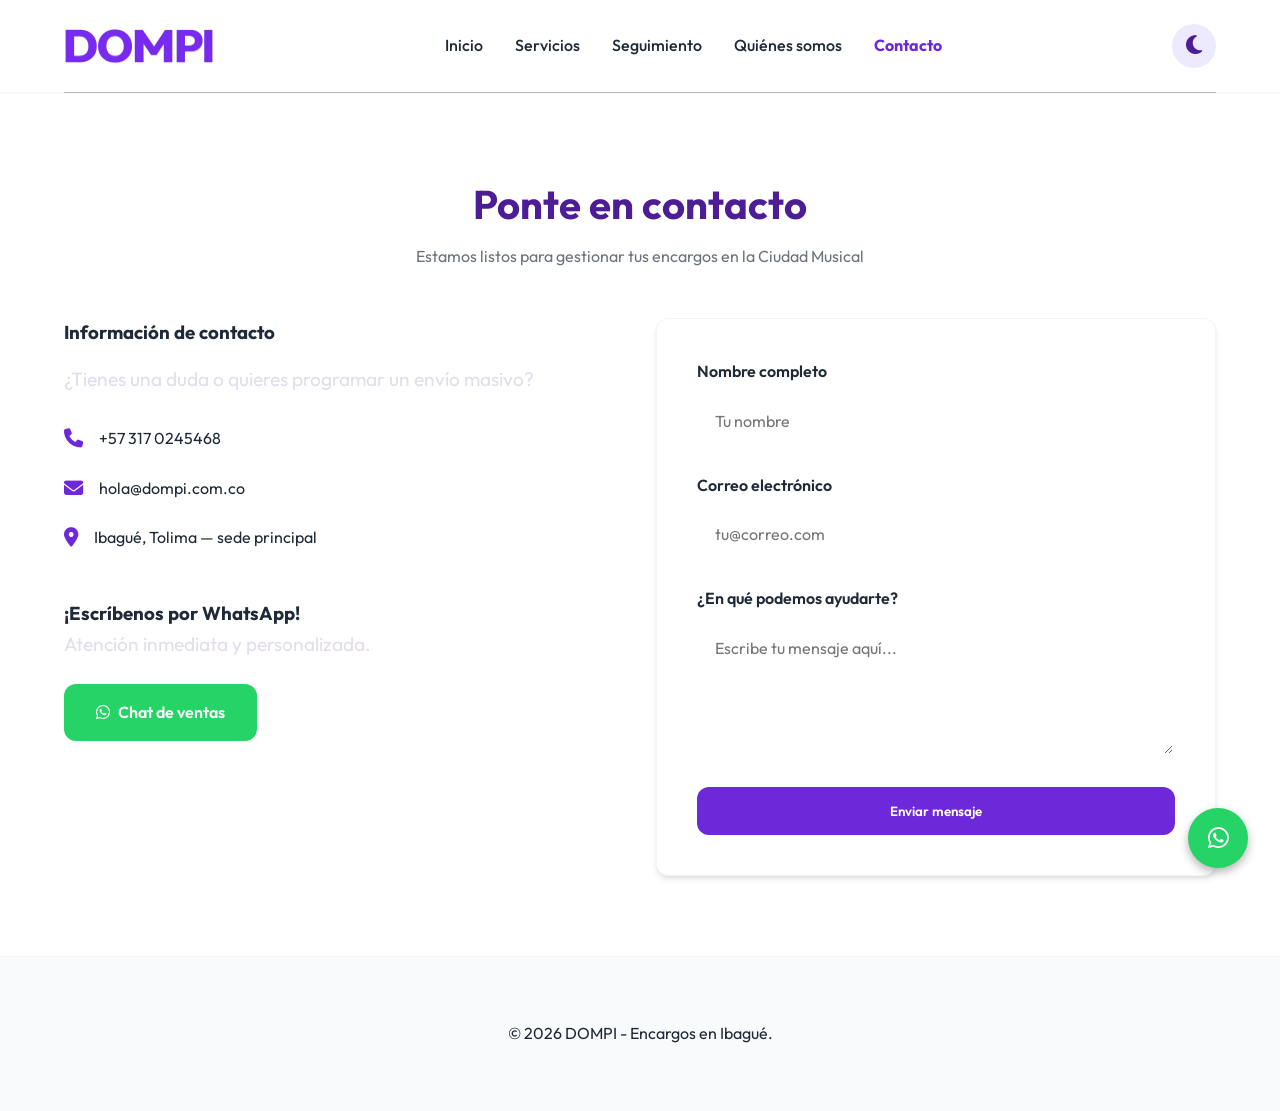
<file: contacto.html>
<!DOCTYPE html>
<html lang="es">

<head>
    <meta charset="UTF-8">
    <meta name="viewport" content="width=device-width, initial-scale=1.0">
    <title>Contacto - DOMPI Ibagué</title>
    <link rel="stylesheet" href="style-guide.css">
    <link rel="stylesheet" href="styles.css">
    <link rel="icon" type="image/png" href="brand/favicon-transparent.png">
    <link rel="apple-touch-icon" href="brand/favicon-transparent.png">
    <link rel="preconnect" href="https://fonts.googleapis.com">
    <link rel="preconnect" href="https://fonts.gstatic.com" crossorigin>
    <link href="https://fonts.googleapis.com/css2?family=Outfit:wght@400;600;800&display=swap" rel="stylesheet">
    <link rel="stylesheet" href="https://cdnjs.cloudflare.com/ajax/libs/font-awesome/6.4.0/css/all.min.css">
    <script src="script.js" defer></script>
</head>

<body>

    <nav>
        <a href="index.html" class="logo">
            <img src="brand/logo-wordmark.webp" alt="DOMPI" width="150" height="37">
        </a>
        <ul class="nav-links" id="navLinks">
            <li><a href="index.html">Inicio</a></li>
            <li><a href="servicios.html">Servicios</a></li>
            <li><a href="index.html#seguimiento">Seguimiento</a></li>
            <li><a href="quienes-somos.html">Quiénes somos</a></li>
            <li><a href="contacto.html" class="active">Contacto</a></li>
        </ul>
        <div class="nav-actions">
            <button class="theme-toggle" id="themeToggle" type="button" aria-label="Activar modo oscuro" aria-pressed="false">
                <i class="fas fa-moon theme-icon" aria-hidden="true"></i>
            </button>
            <button class="menu-toggle" id="menuToggle" type="button" aria-label="Abrir menú" aria-controls="navLinks" aria-expanded="false">
                <span></span><span></span><span></span>
            </button>
        </div>
    </nav>

    <section>
        <div class="section-title">
            <h2>Ponte en contacto</h2>
            <p>Estamos listos para gestionar tus encargos en la Ciudad Musical</p>
        </div>

        <div class="grid contact-grid">
            <!-- Contact Info -->
            <div class="hero-content">
                <h3>Información de contacto</h3>
                <p style="margin-top: 1rem;">¿Tienes una duda o quieres programar un envío masivo?</p>

                <div class="contact-list">
                    <div class="contact-item">
                        <i class="fas fa-phone"></i>
                        <span>+57 317 0245468</span>
                    </div>
                    <div class="contact-item">
                        <i class="fas fa-envelope"></i>
                        <span>hola@dompi.com.co</span>
                    </div>
                    <div class="contact-item">
                        <i class="fas fa-map-marker-alt"></i>
                        <span>Ibagué, Tolima — sede principal</span>
                    </div>
                </div>

                <div style="margin-top: 3rem;">
                    <h3>¡Escríbenos por WhatsApp!</h3>
                    <p style="margin-bottom: 1.5rem;">Atención inmediata y personalizada.</p>
                    <a href="https://wa.me/573170245468" class="btn"
                        style="background: #25D366; display: flex; align-items: center; justify-content: center; gap: 0.5rem; width: fit-content;">
                        <i class="fab fa-whatsapp"></i>
                        Chat de ventas
                    </a>
                </div>
            </div>

            <!-- Contact Form -->
            <div class="card contact-card">
                <form id="contactForm">
                    <div class="form-group">
                        <label for="name">Nombre completo</label>
                        <input type="text" id="name" class="form-control" placeholder="Tu nombre" required>
                    </div>
                    <div class="form-group">
                        <label for="email">Correo electrónico</label>
                        <input type="email" id="email" class="form-control" placeholder="tu@correo.com" required>
                    </div>
                    <div class="form-group">
                        <label for="message">¿En qué podemos ayudarte?</label>
                        <textarea id="message" class="form-control" rows="5" placeholder="Escribe tu mensaje aquí..."
                            required></textarea>
                    </div>
                    <button type="submit" class="btn" style="width: 100%;">Enviar mensaje</button>
                </form>
                <div id="formSuccess"
                    style="display: none; margin-top: 1.5rem; text-align: center; color: var(--primary); font-weight: 600;">
                    <i class="fas fa-check-circle"></i> ¡Mensaje enviado! Nos contactaremos pronto.
                </div>
            </div>
        </div>
    </section>

    <footer>
        <p>&copy; 2026 DOMPI - Encargos en Ibagué.</p>
    </footer>

    <a href="https://wa.me/573170245468" class="whatsapp-float" target="_blank" rel="noopener noreferrer" aria-label="Contactar a DOMPI por WhatsApp">
        <i class="fab fa-whatsapp"></i>
    </a>

    <script>
        const contactForm = document.getElementById('contactForm');
        const formSuccess = document.getElementById('formSuccess');

        contactForm.addEventListener('submit', (e) => {
            e.preventDefault();
            contactForm.style.opacity = '0.5';
            contactForm.style.pointerEvents = 'none';

            // Simulación de envío
            setTimeout(() => {
                contactForm.style.display = 'none';
                formSuccess.style.display = 'block';
            }, 1000);
        });
    </script>
</body>

</html>
</file>
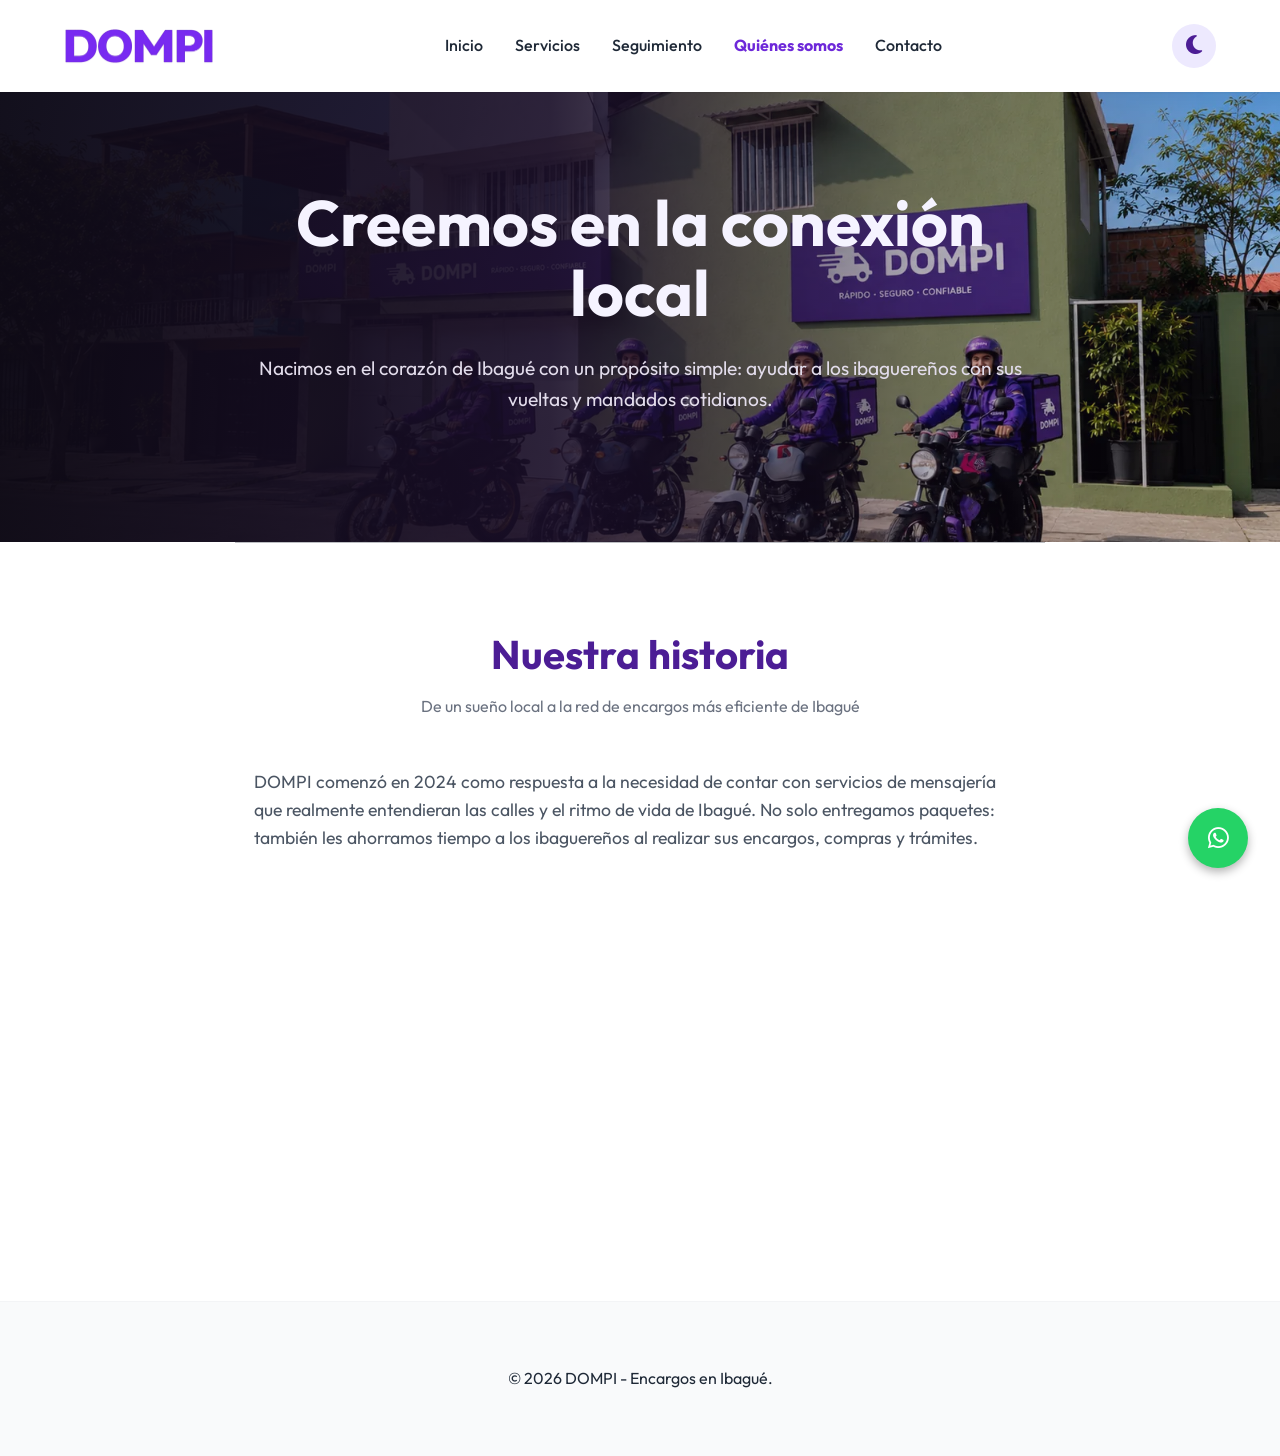
<file: quienes-somos.html>
<!DOCTYPE html>
<html lang="es">
<head>
    <meta charset="UTF-8">
    <meta name="viewport" content="width=device-width, initial-scale=1.0">
    <title>Quiénes somos - DOMPI Ibagué</title>
    <link rel="stylesheet" href="style-guide.css">
    <link rel="stylesheet" href="styles.css">
    <link rel="icon" type="image/png" href="brand/favicon-transparent.png">
    <link rel="apple-touch-icon" href="brand/favicon-transparent.png">
    <link rel="preconnect" href="https://fonts.googleapis.com">
    <link rel="preconnect" href="https://fonts.gstatic.com" crossorigin>
    <link href="https://fonts.googleapis.com/css2?family=Outfit:wght@400;600;800&display=swap" rel="stylesheet">
    <link rel="stylesheet" href="https://cdnjs.cloudflare.com/ajax/libs/font-awesome/6.4.0/css/all.min.css">
    <script src="script.js" defer></script>
    <style>
        .about-section {
            max-width: 900px;
            margin: 0 auto;
            text-align: center;
        }
        .values-grid {
            display: grid;
            grid-template-columns: repeat(2, 1fr);
            gap: 2rem;
            margin-top: 4rem;
        }
        @media (max-width: 600px) {
            .values-grid {
                grid-template-columns: 1fr;
            }
        }
    </style>
</head>
<body>

    <nav>
        <a href="index.html" class="logo">
            <img src="brand/logo-wordmark.webp" alt="DOMPI" width="150" height="37">
        </a>
        <ul class="nav-links" id="navLinks">
            <li><a href="index.html">Inicio</a></li>
            <li><a href="servicios.html">Servicios</a></li>
            <li><a href="index.html#seguimiento">Seguimiento</a></li>
            <li><a href="quienes-somos.html" class="active">Quiénes somos</a></li>
            <li><a href="contacto.html">Contacto</a></li>
        </ul>
        <div class="nav-actions">
            <button class="theme-toggle" id="themeToggle" type="button" aria-label="Activar modo oscuro" aria-pressed="false">
                <i class="fas fa-moon theme-icon" aria-hidden="true"></i>
            </button>
            <button class="menu-toggle" id="menuToggle" type="button" aria-label="Abrir menú" aria-controls="navLinks" aria-expanded="false">
                <span></span><span></span><span></span>
            </button>
        </div>
    </nav>

    <header class="hero" style="min-height: 50vh; padding: 2rem 5%;">
        <div class="hero-content" style="max-width: 800px; margin: 0 auto; text-align: center;">
            <h1>Creemos en la conexión local</h1>
            <p>Nacimos en el corazón de Ibagué con un propósito simple: ayudar a los ibaguereños con sus vueltas y mandados cotidianos.</p>
        </div>
    </header>

    <section class="about-section">
        <div class="section-title">
            <h2>Nuestra historia</h2>
            <p>De un sueño local a la red de encargos más eficiente de Ibagué</p>
        </div>
        <p class="body-copy" style="margin-bottom: 2rem;">
            DOMPI comenzó en 2024 como respuesta a la necesidad de contar con servicios de mensajería que realmente entendieran las calles y el ritmo de vida de Ibagué. No solo entregamos paquetes: también les ahorramos tiempo a los ibaguereños al realizar sus encargos, compras y trámites.
        </p>
        <p class="body-copy">
            Hoy nos enorgullece ser una empresa 100 % tolimense que impulsa la economía local y brinda oportunidades de empleo a nuestros «Dompers», quienes conocen cada rincón de la Ciudad Musical.
        </p>

        <div class="values-grid">
            <div class="card" style="text-align: left;">
                <h3 style="color: var(--primary); margin-bottom: 1rem;">Misión</h3>
                <p>Facilitar la vida de los ibaguereños mediante un servicio de encargos confiable, rápido y con sentido humano.</p>
            </div>
            <div class="card" style="text-align: left;">
                <h3 style="color: var(--primary); margin-bottom: 1rem;">Visión</h3>
                <p>Ser la plataforma líder de servicios locales en Ibagué, transformando la manera en que la ciudad se mueve.</p>
            </div>
        </div>
    </section>

    <footer>
        <p>&copy; 2026 DOMPI - Encargos en Ibagué.</p>
    </footer>

    <a href="https://wa.me/573170245468" class="whatsapp-float" target="_blank" rel="noopener noreferrer" aria-label="Contactar a DOMPI por WhatsApp">
        <i class="fab fa-whatsapp"></i>
    </a>

</body>
</html>
</file>
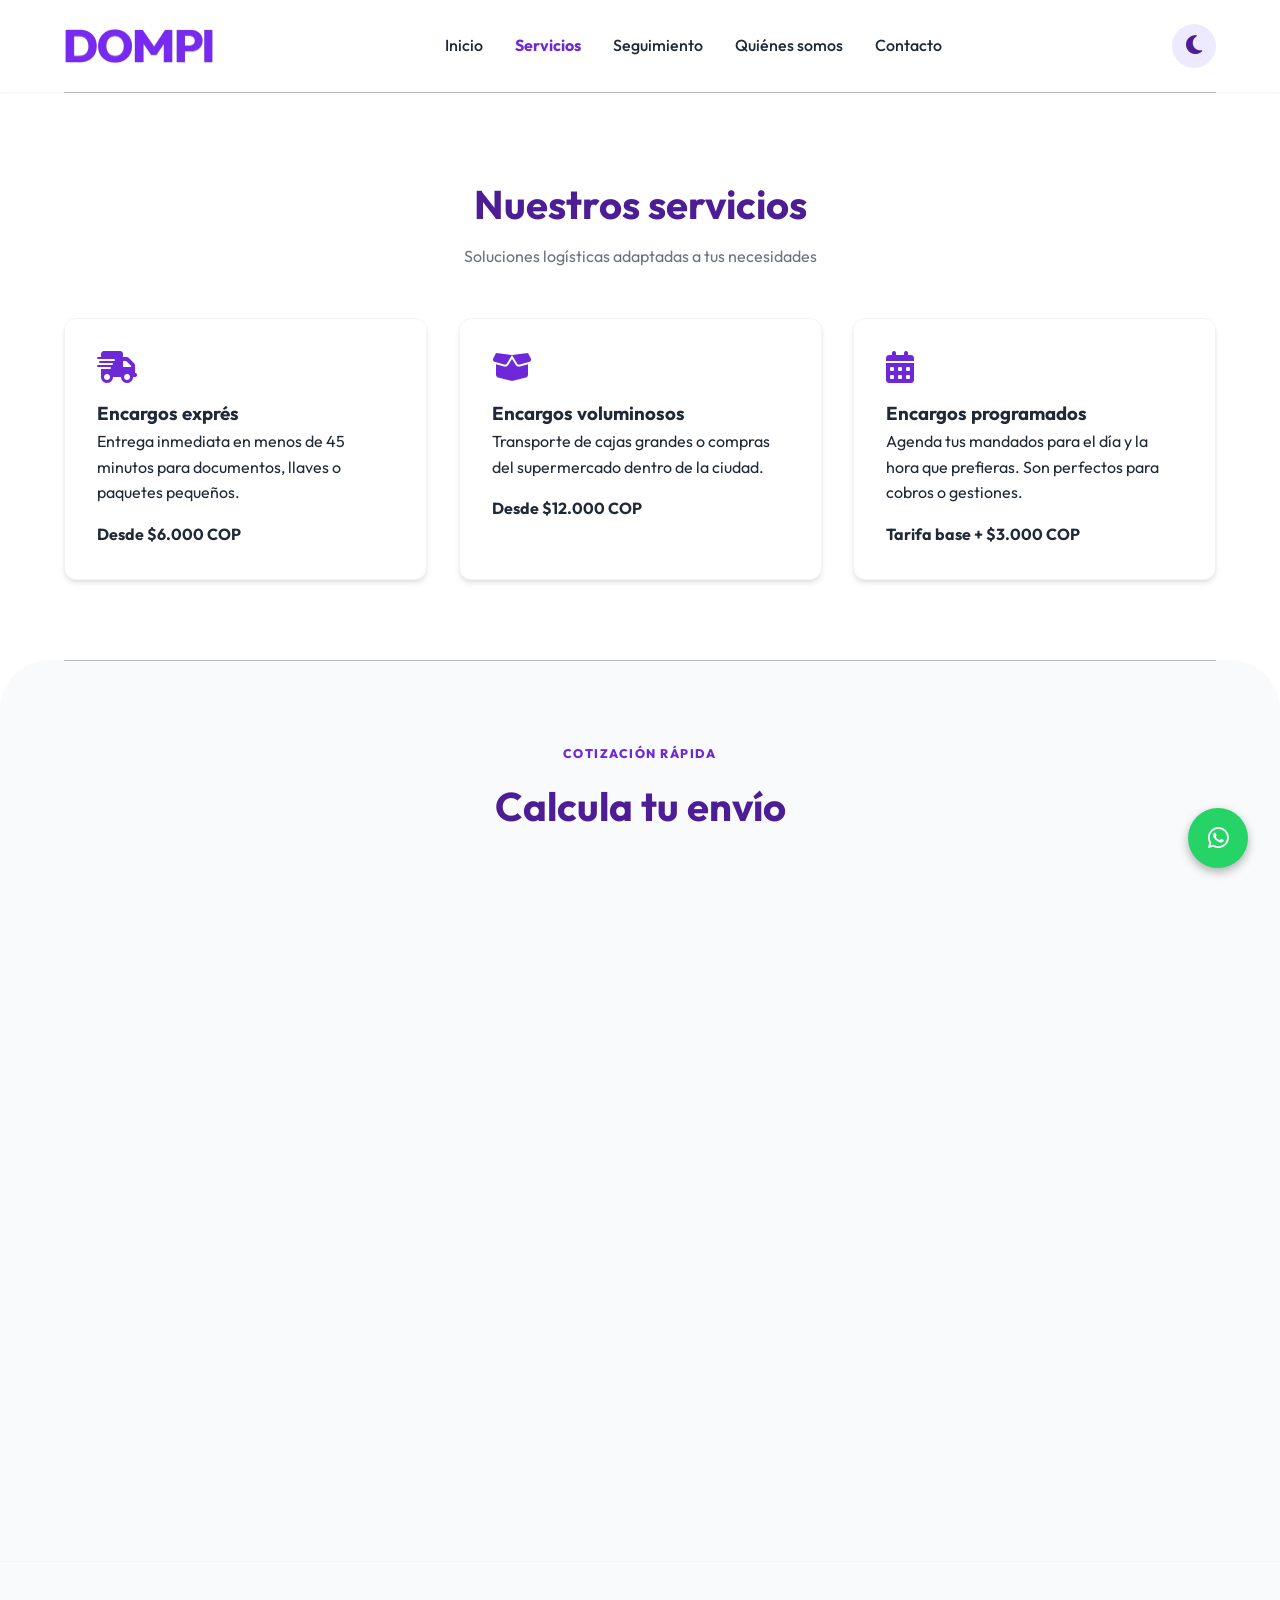
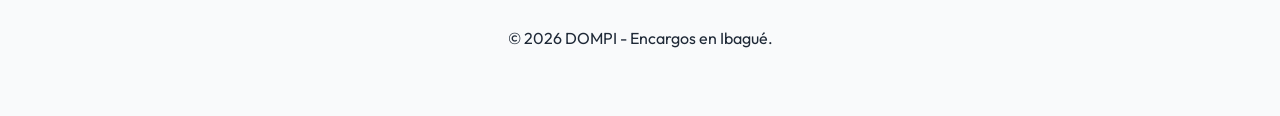
<file: servicios.html>
<!DOCTYPE html>
<html lang="es">
<head>
    <meta charset="UTF-8">
    <meta name="viewport" content="width=device-width, initial-scale=1.0">
    <title>Servicios - DOMPI Ibagué</title>
    <link rel="stylesheet" href="style-guide.css">
    <link rel="stylesheet" href="styles.css">
    <link rel="icon" type="image/png" href="brand/favicon-transparent.png">
    <link rel="apple-touch-icon" href="brand/favicon-transparent.png">
    <link rel="preconnect" href="https://fonts.googleapis.com">
    <link rel="preconnect" href="https://fonts.gstatic.com" crossorigin>
    <link href="https://fonts.googleapis.com/css2?family=Outfit:wght@400;600;800&display=swap" rel="stylesheet">
    <link rel="stylesheet" href="https://cdnjs.cloudflare.com/ajax/libs/font-awesome/6.4.0/css/all.min.css">
    <script src="script.js" defer></script>
</head>
<body>

    <nav>
        <a href="index.html" class="logo">
            <img src="brand/logo-wordmark.webp" alt="DOMPI" width="150" height="37">
        </a>
        <ul class="nav-links" id="navLinks">
            <li><a href="index.html">Inicio</a></li>
            <li><a href="servicios.html" class="active">Servicios</a></li>
            <li><a href="index.html#seguimiento">Seguimiento</a></li>
            <li><a href="quienes-somos.html">Quiénes somos</a></li>
            <li><a href="contacto.html">Contacto</a></li>
        </ul>
        <div class="nav-actions">
            <button class="theme-toggle" id="themeToggle" type="button" aria-label="Activar modo oscuro" aria-pressed="false">
                <i class="fas fa-moon theme-icon" aria-hidden="true"></i>
            </button>
            <button class="menu-toggle" id="menuToggle" type="button" aria-label="Abrir menú" aria-controls="navLinks" aria-expanded="false">
                <span></span><span></span><span></span>
            </button>
        </div>
    </nav>

    <section>
        <div class="section-title">
            <h2>Nuestros servicios</h2>
            <p>Soluciones logísticas adaptadas a tus necesidades</p>
        </div>
        <div class="grid">
            <div class="card">
                <i class="fas fa-shipping-fast" style="font-size: 2rem; color: var(--primary); margin-bottom: 1rem;"></i>
                <h3>Encargos exprés</h3>
                <p>Entrega inmediata en menos de 45 minutos para documentos, llaves o paquetes pequeños.</p>
                <p style="font-weight: 700; margin-top: 1rem;">Desde $6.000 COP</p>
            </div>
            <div class="card">
                <i class="fas fa-box-open" style="font-size: 2rem; color: var(--primary); margin-bottom: 1rem;"></i>
                <h3>Encargos voluminosos</h3>
                <p>Transporte de cajas grandes o compras del supermercado dentro de la ciudad.</p>
                <p style="font-weight: 700; margin-top: 1rem;">Desde $12.000 COP</p>
            </div>
            <div class="card">
                <i class="fas fa-calendar-alt" style="font-size: 2rem; color: var(--primary); margin-bottom: 1rem;"></i>
                <h3>Encargos programados</h3>
                <p>Agenda tus mandados para el día y la hora que prefieras. Son perfectos para cobros o gestiones.</p>
                <p style="font-weight: 700; margin-top: 1rem;">Tarifa base + $3.000 COP</p>
            </div>
        </div>
    </section>

    <!-- Calculator Section -->
    <section id="calculador" class="calculator-section">
        <div class="section-title">
            <span class="eyebrow">Cotización rápida</span>
            <h2>Calcula tu envío</h2>
            <p>Selecciona el tamaño y la zona para obtener un estimado inmediato.</p>
        </div>

        <div class="calculator-shell">
            <div class="calculator-controls">
                <div class="calculator-step">
                    <div class="step-heading">
                        <span class="step-number">1</span>
                        <div>
                            <h3>Tamaño del paquete</h3>
                            <p>Elige la opción que más se parece a tu encargo.</p>
                        </div>
                    </div>

                <div class="box-options">
                    <button class="box-option selected" type="button" data-size="small" aria-pressed="true">
                            <span class="box-icon"><img src="images/icon-doc.svg" alt="" width="24" height="24" aria-hidden="true"></span>
                            <strong>Pequeño</strong>
                            <small>Sobre, documento o llaves</small>
                            <span class="option-surcharge">Incluido</span>
                    </button>
                    <button class="box-option" type="button" data-size="medium" aria-pressed="false">
                            <span class="box-icon"><img src="images/icon-box.svg" alt="" width="24" height="24" aria-hidden="true"></span>
                            <strong>Mediano</strong>
                            <small>Similar a una caja de zapatos</small>
                            <span class="option-surcharge">+ $4.000</span>
                    </button>
                    <button class="box-option" type="button" data-size="large" aria-pressed="false">
                            <span class="box-icon"><img src="images/icon-large-box.svg" alt="" width="24" height="24" aria-hidden="true"></span>
                            <strong>Grande</strong>
                            <small>Similar a una caja de mudanza</small>
                            <span class="option-surcharge">+ $10.000</span>
                    </button>
                </div>
            </div>

                <div class="calculator-step zone-step">
                    <div class="step-heading">
                        <span class="step-number">2</span>
                        <div>
                            <h3>Zona de entrega</h3>
                            <p>Selecciona el sector al que debemos llegar.</p>
                        </div>
                    </div>

                    <label class="sr-only" for="locationSelect">Zona de entrega en Ibagué</label>
                <select class="form-control" id="locationSelect">
                    <option value="centro">Zona centro (Centro, Cádiz, La Pola)</option>
                    <option value="oriente">Zona norte/oriente (Jordán, Multicentro, Piedrapintada)</option>
                    <option value="especial1">Zona especial 1 (El Salado, Picaleña, Mirolindo)</option>
                    <option value="especial2">Zona especial 2 (Boquerón, Ricaurte, sur)</option>
                </select>
                    <p class="field-help"><i class="fas fa-map-marker-alt" aria-hidden="true"></i> Consulta el mapa de cobertura en la página de inicio.</p>
                </div>
            </div>

            <aside class="quote-card" aria-live="polite" aria-atomic="true">
                <div class="quote-card-header">
                    <span class="quote-icon"><img src="images/icon-doc.svg" id="quoteSizeIcon" alt="" width="24" height="24" aria-hidden="true"></span>
                    <div>
                        <span class="quote-kicker">Tu cotización</span>
                        <h3>Costo estimado</h3>
                    </div>
                </div>

                <div class="result-price" id="totalPrice">$6.000</div>
                <p class="quote-summary" id="quoteSummary">Paquete pequeño · Zona centro</p>

                <dl class="quote-breakdown">
                    <div><dt>Tarifa base</dt><dd id="basePrice">$6.000</dd></div>
                    <div><dt>Ajuste por tamaño</dt><dd id="sizeExtra">$0</dd></div>
                    <div><dt>Ajuste por zona</dt><dd id="zoneExtra">$0</dd></div>
                </dl>

                <p class="quote-disclaimer">El valor es un estimado. La tarifa final se confirma según el peso y los detalles del recorrido.</p>

                <a href="https://wa.me/573170245468" class="btn quote-whatsapp" id="whatsappQuote"
                    target="_blank" rel="noopener noreferrer">
                    <i class="fab fa-whatsapp" aria-hidden="true"></i> Solicitar por WhatsApp
                </a>
                <a href="contacto.html" class="quote-secondary">Hablar con un asesor</a>
            </aside>
        </div>
    </section>

    <footer>
        <p>&copy; 2026 DOMPI - Encargos en Ibagué.</p>
    </footer>

    <a href="https://wa.me/573170245468" class="whatsapp-float" target="_blank" rel="noopener noreferrer" aria-label="Contactar a DOMPI por WhatsApp">
        <i class="fab fa-whatsapp"></i>
    </a>

    <script>
        // Calculator Logic
        const boxOptions = document.querySelectorAll('.box-option');
        const locationSelect = document.getElementById('locationSelect');
        const totalPriceEl = document.getElementById('totalPrice');
        const basePriceEl = document.getElementById('basePrice');
        const sizeExtraEl = document.getElementById('sizeExtra');
        const zoneExtraEl = document.getElementById('zoneExtra');
        const quoteSummary = document.getElementById('quoteSummary');
        const whatsappQuote = document.getElementById('whatsappQuote');
        const quoteSizeIcon = document.getElementById('quoteSizeIcon');

        let currentSize = 'small';
        let currentLoc = 'centro';

        const prices = {
            base: 6000,
            sizes: { small: 0, medium: 4000, large: 10000 },
            locations: { centro: 0, oriente: 2000, especial1: 4000, especial2: 6000 }
        };

        const labels = {
            sizes: { small: 'pequeño', medium: 'mediano', large: 'grande' },
            locations: {
                centro: 'Zona centro',
                oriente: 'Zona norte/oriente',
                especial1: 'Zona especial 1',
                especial2: 'Zona especial 2'
            }
        };

        const sizeIcons = {
            small: 'images/icon-doc.svg',
            medium: 'images/icon-box.svg',
            large: 'images/icon-large-box.svg'
        };

        const formatPrice = value => `$${value.toLocaleString('es-CO')}`;

        function calculate() {
            const sizeExtra = prices.sizes[currentSize];
            const locationExtra = prices.locations[currentLoc];
            const total = prices.base + sizeExtra + locationExtra;

            totalPriceEl.textContent = formatPrice(total);
            basePriceEl.textContent = formatPrice(prices.base);
            sizeExtraEl.textContent = formatPrice(sizeExtra);
            zoneExtraEl.textContent = formatPrice(locationExtra);
            quoteSummary.textContent = `Paquete ${labels.sizes[currentSize]} · ${labels.locations[currentLoc]}`;
            quoteSizeIcon.src = sizeIcons[currentSize];

            const message = [
                'Hola, quiero solicitar un envío con DOMPI.',
                `Tamaño: ${labels.sizes[currentSize]}.`,
                `Zona: ${labels.locations[currentLoc]}.`,
                `Estimado: ${formatPrice(total)} COP.`
            ].join(' ');

            whatsappQuote.href = `https://wa.me/573170245468?text=${encodeURIComponent(message)}`;
            totalPriceEl.classList.remove('price-updated');
            quoteSizeIcon.classList.remove('icon-updated');
            requestAnimationFrame(() => totalPriceEl.classList.add('price-updated'));
            requestAnimationFrame(() => quoteSizeIcon.classList.add('icon-updated'));
        }

        boxOptions.forEach(option => {
            option.addEventListener('click', () => {
                boxOptions.forEach(opt => {
                    opt.classList.remove('selected');
                    opt.setAttribute('aria-pressed', 'false');
                });
                option.classList.add('selected');
                option.setAttribute('aria-pressed', 'true');
                currentSize = option.dataset.size;
                calculate();
            });
        });

        locationSelect.addEventListener('change', (e) => {
            currentLoc = e.target.value;
            calculate();
        });

        calculate();
    </script>
</body>
</html>
</file>
<file: style-guide.css>
/* 
   DOMPI - Guía de estilos
   Este archivo contiene los tokens de diseño y las variables principales.
*/

:root {
    /* Paleta de colores */
    --primary: #6D28D9;
    --primary-light: #EDE9FE;
    --primary-dark: #4C1D95;
    --accent: #F59E0B;
    --white: #FFFFFF;
    --gray-50: #F9FAFB;
    --gray-100: #F3F4F6;
    --gray-200: #E5E7EB;
    --gray-800: #1F2937;
    --text: var(--gray-800);
    --text-muted: #6B7280;

    /* Tipografía */
    --font-main: 'Outfit', -apple-system, BlinkMacSystemFont, "Segoe UI", Roboto, sans-serif;
    
    /* Espaciado y radios */
    --radius: 12px;
    --radius-lg: 20px;
    --space-sm: 1rem;
    --space-md: 2rem;
    --space-lg: 4rem;

    /* Sombras */
    --shadow-sm: 0 1px 2px rgba(0, 0, 0, 0.05);
    --shadow-md: 0 4px 6px -1px rgba(0, 0, 0, 0.1), 0 2px 4px -1px rgba(0, 0, 0, 0.06);
    --shadow-lg: 0 20px 25px -5px rgba(0, 0, 0, 0.1), 0 10px 10px -5px rgba(0, 0, 0, 0.04);

    /* Transiciones */
    --transition: all 0.3s ease;
}

/* Importación de Google Fonts (asegurar disponibilidad) */
@import url('https://fonts.googleapis.com/css2?family=Outfit:wght@400;600;800&display=swap');

/* Utilidades de texto */
.text-primary { color: var(--primary); }
.bg-primary { background-color: var(--primary); }
.font-bold { font-weight: 800; }
</file>
<file: styles.css>
:root {
    --primary: #6D28D9;
    --primary-light: #EDE9FE;
    --primary-dark: #4C1D95;
    --white: #FFFFFF;
    --gray-50: #F9FAFB;
    --gray-100: #F3F4F6;
    --gray-800: #1F2937;
    --text: var(--gray-800);
    --transition: all 0.3s ease;
    --shadow: 0 4px 6px -1px rgba(0, 0, 0, 0.1), 0 2px 4px -1px rgba(0, 0, 0, 0.06);
    --radius: 12px;
    --section-divider: rgba(17, 24, 39, 0.28);
    color-scheme: light;
}

html {
    scroll-behavior: smooth;
}

* {
    margin: 0;
    padding: 0;
    box-sizing: border-box;
    font-family: 'Outfit', -apple-system, BlinkMacSystemFont, "Segoe UI", Roboto, sans-serif;
}

body {
    background-color: var(--white);
    color: var(--text);
    line-height: 1.6;
    overflow-x: hidden;
    min-width: 320px;
    transition: background-color 0.25s ease, color 0.25s ease;
}

nav {
    display: flex;
    justify-content: space-between;
    align-items: center;
    padding: 1.5rem 5%;
    background: rgba(255, 255, 255, 0.8);
    backdrop-filter: blur(10px);
    position: sticky;
    top: 0;
    z-index: 1000;
    box-shadow: 0 1px 2px rgba(0, 0, 0, 0.05);
    gap: 1rem;
}

.logo img {
    display: block;
    width: 150px;
    height: auto;
}

.logo {
    font-size: 1.8rem;
    font-weight: 800;
    color: var(--primary);
    text-decoration: none;
    letter-spacing: -1px;
}

.nav-links {
    display: flex;
    gap: 2rem;
    list-style: none;
}

.nav-links a {
    text-decoration: none;
    color: var(--text);
    font-weight: 500;
    transition: var(--transition);
}

.nav-links a:hover {
    color: var(--primary);
}

.nav-links a.active {
    color: var(--primary);
    font-weight: 700;
}

.nav-actions {
    display: flex;
    align-items: center;
    gap: 0.65rem;
}

.theme-toggle,
.menu-toggle {
    width: 44px;
    height: 44px;
    border: 0;
    border-radius: 50%;
    background: var(--primary-light);
    color: var(--primary-dark);
    align-items: center;
    justify-content: center;
    cursor: pointer;
    transition: var(--transition);
}

.theme-toggle {
    display: inline-flex;
    font-size: 1.35rem;
}

.theme-toggle:hover,
.menu-toggle:hover {
    background: #DDD6FE;
}

.menu-toggle {
    display: none;
    flex-direction: column;
    gap: 5px;
}

.menu-toggle span {
    width: 25px;
    height: 3px;
    background-color: var(--primary);
    border-radius: 2px;
    transition: var(--transition);
}

.menu-toggle.active span:nth-child(1) {
    transform: translateY(8px) rotate(45deg);
}

.menu-toggle.active span:nth-child(2) {
    opacity: 0;
}

.menu-toggle.active span:nth-child(3) {
    transform: translateY(-8px) rotate(-45deg);
}

.hero {
    display: flex;
    align-items: center;
    justify-content: flex-start;
    padding: 4rem 5%;
    min-height: 80vh;
    background-color: #140D1F;
    background-image:
        linear-gradient(90deg, rgba(14, 10, 22, 0.97) 0%, rgba(25, 14, 40, 0.9) 43%, rgba(25, 14, 40, 0.35) 72%, rgba(14, 10, 22, 0.12) 100%),
        url('images/hero-team-desktop.webp');
    background-size: cover;
    background-position: center;
    background-repeat: no-repeat;
    gap: clamp(2rem, 5vw, 4.5rem);
}

.hero-content {
    flex: 1;
    max-width: 600px;
    position: relative;
    z-index: 1;
}

.hero-content h1 {
    font-size: clamp(2.8rem, 5vw, 4rem);
    line-height: 1.1;
    margin-bottom: 1.5rem;
    color: #F5F3FF;
}

.hero-content p {
    font-size: 1.2rem;
    margin-bottom: 2rem;
    color: #E2DCEB;
}

.hero .btn-secondary {
    background: rgba(14, 10, 22, 0.35);
    color: #F5F3FF;
    border-color: #C4B5FD;
    backdrop-filter: blur(8px);
}

.btn {
    display: inline-block;
    padding: 1rem 2rem;
    background-color: var(--primary);
    color: var(--white);
    text-decoration: none;
    border-radius: var(--radius);
    font-weight: 600;
    transition: var(--transition);
    border: none;
    cursor: pointer;
    text-align: center;
}

.btn-secondary {
    background: var(--white);
    color: var(--primary);
    border: 2px solid var(--primary);
}

.btn-secondary:hover {
    color: var(--white);
}

.btn:hover {
    background-color: var(--primary-dark);
    transform: translateY(-2px);
    box-shadow: 0 10px 15px -3px rgba(109, 40, 217, 0.3);
}

.hero-image {
    flex: 1.25;
    display: flex;
    justify-content: right;
}

.hero-image picture {
    display: block;
    width: 100%;
}

.hero-image img {
    display: block;
    width: min(100%, 720px);
    height: auto;
    border-radius: var(--radius-lg);
    object-fit: cover;
    filter: drop-shadow(0 20px 30px rgba(109, 40, 217, 0.2));
}

section {
    position: relative;
    padding: 5rem 5%;
    scroll-margin-top: 82px;
}

section::before {
    content: '';
    position: absolute;
    top: 0;
    left: 5%;
    right: 5%;
    height: 1px;
    background: var(--section-divider);
}

.section-title {
    text-align: center;
    margin-bottom: 3rem;
}

.section-title h2 {
    font-size: 2.5rem;
    color: var(--primary-dark);
    margin-bottom: 0.5rem;
}

.section-title p {
    color: #6B7280;
}

.grid {
    display: grid;
    grid-template-columns: repeat(auto-fit, minmax(min(100%, 280px), 1fr));
    gap: 2rem;
}

.card {
    background: var(--white);
    padding: 2rem;
    border-radius: var(--radius);
    box-shadow: var(--shadow);
    transition: var(--transition);
    border: 1px solid var(--gray-100);
}

.card:hover {
    transform: translateY(-5px);
    border-color: var(--primary-light);
}

.calculator-container {
    max-width: 800px;
    margin: 0 auto;
    background: var(--primary-light);
    padding: 3rem;
    border-radius: 20px;
}

.form-group {
    margin-bottom: 1.5rem;
}

.form-group label {
    display: block;
    margin-bottom: 0.5rem;
    font-weight: 600;
}

.form-control {
    width: 100%;
    padding: 1rem;
    border: 2px solid transparent;
    border-radius: var(--radius);
    font-size: 1rem;
    transition: var(--transition);
    color: var(--text);
    background: var(--white);
}

.form-control:focus {
    outline: none;
    border-color: var(--primary);
}

.box-options {
    display: grid;
    grid-template-columns: repeat(3, 1fr);
    gap: 1rem;
    margin-bottom: 2rem;
}

.box-option {
    border: 2px solid var(--white);
    background: var(--white);
    padding: 1rem;
    text-align: center;
    border-radius: var(--radius);
    cursor: pointer;
    transition: var(--transition);
}

.box-option.selected {
    border-color: var(--primary);
    background: var(--primary-light);
}

.box-option i {
    font-size: 2rem;
    display: block;
    margin-bottom: 0.5rem;
    color: var(--primary);
}

.result {
    margin-top: 2rem;
    padding: 2rem;
    background: var(--primary);
    color: var(--white);
    border-radius: var(--radius);
    text-align: center;
}

.result-price {
    font-size: 2.5rem;
    font-weight: 800;
    margin: 0.5rem 0;
}

/* Footer */
footer {
    background: var(--gray-50);
    padding: 4rem 5%;
    text-align: center;
    border-top: 1px solid var(--gray-100);
}

.footer-links {
    display: flex;
    justify-content: center;
    gap: 2rem;
    margin-bottom: 2rem;
}

.whatsapp-float {
    position: fixed;
    bottom: 2rem;
    right: 2rem;
    background: #25D366;
    color: white;
    width: 60px;
    height: 60px;
    border-radius: 50%;
    display: flex;
    align-items: center;
    justify-content: center;
    font-size: 1.5rem;
    box-shadow: 0 4px 10px rgba(0, 0, 0, 0.3);
    text-decoration: none;
    z-index: 1000;
    transition: var(--transition);
}

.whatsapp-float:hover {
    transform: scale(1.1);
}

.btn:active,
.theme-toggle:active,
.menu-toggle:active,
.zone-card:active {
    transform: scale(0.97);
}

.hero-image img {
    transition: transform 0.45s ease, filter 0.45s ease;
}

.hero-image:hover img {
    transform: scale(1.015) rotate(-0.25deg);
    filter: drop-shadow(0 24px 34px rgba(109, 40, 217, 0.28));
}

.motion-ready .reveal {
    opacity: 0;
    translate: 0 26px;
    transition: opacity 0.65s ease, translate 0.65s cubic-bezier(0.22, 1, 0.36, 1), scale 0.65s ease;
    transition-delay: var(--reveal-delay, 0ms);
    will-change: opacity, translate, scale;
}

.motion-ready .reveal--image {
    translate: 0 18px;
    scale: 0.97;
}

.motion-ready .reveal.is-visible {
    opacity: 1;
    translate: 0 0;
    scale: 1;
}

.contact-grid {
    align-items: start;
}

.contact-list {
    margin-top: 2rem;
}

.contact-item {
    display: flex;
    align-items: center;
    gap: 1rem;
    margin-bottom: 1.5rem;
}

.contact-item i {
    color: var(--primary);
    font-size: 1.2rem;
}

.contact-card {
    padding: 2.5rem;
}

.body-copy {
    font-size: 1.1rem;
    color: #4B5563;
    text-align: left;
}

.proof-section {
    background: var(--white);
}

.proof-layout {
    display: grid;
    grid-template-columns: minmax(320px, 0.9fr) minmax(0, 1.1fr);
    gap: clamp(2.5rem, 6vw, 5.5rem);
    align-items: center;
    max-width: 1120px;
    margin: 0 auto;
}

.proof-media {
    position: relative;
}

.proof-media::before {
    content: '';
    position: absolute;
    inset: 8% 0 -6% 8%;
    background: var(--primary-light);
    border-radius: 28px;
    z-index: 0;
}

.proof-media img {
    position: relative;
    z-index: 1;
    display: block;
    width: 100%;
    height: auto;
    border-radius: 24px;
    box-shadow: var(--shadow-lg);
}

.proof-content h2 {
    margin-bottom: 1rem;
    color: var(--primary-dark);
    font-size: clamp(2rem, 4vw, 3.1rem);
    line-height: 1.12;
}

.proof-content > p {
    max-width: 620px;
    margin-bottom: 1.5rem;
    color: var(--text-muted);
    font-size: 1.08rem;
}

.proof-points {
    display: grid;
    gap: 0.8rem;
    margin: 0 0 2rem;
    list-style: none;
}

.proof-points li {
    display: flex;
    gap: 0.75rem;
    align-items: center;
    font-weight: 600;
}

.proof-points i {
    width: 34px;
    height: 34px;
    display: inline-flex;
    align-items: center;
    justify-content: center;
    flex: 0 0 34px;
    background: var(--primary-light);
    color: var(--primary);
    border-radius: 50%;
}

.eyebrow {
    display: inline-block;
    margin-bottom: 0.65rem;
    color: var(--primary);
    font-size: 0.78rem;
    font-weight: 800;
    letter-spacing: 0.12em;
    text-transform: uppercase;
}

.coverage-section {
    background: linear-gradient(180deg, var(--white) 0%, var(--gray-50) 100%);
}

.coverage-layout {
    display: grid;
    grid-template-columns: minmax(0, 1.55fr) minmax(280px, 0.75fr);
    gap: 2rem;
    max-width: 1180px;
    margin: 0 auto;
    align-items: stretch;
}

.coverage-map-shell {
    position: relative;
    min-width: 0;
    padding: 0.75rem;
    background: var(--white);
    border: 1px solid var(--gray-100);
    border-radius: var(--radius-lg);
    box-shadow: var(--shadow);
}

.coverage-map {
    width: 100%;
    height: clamp(390px, 48vw, 540px);
    border-radius: calc(var(--radius-lg) - 6px);
    overflow: hidden;
    background: #E9E4F2;
    z-index: 1;
}

.map-fallback {
    min-height: 360px;
    display: grid;
    place-content: center;
    gap: 0.75rem;
    padding: 2rem;
    text-align: center;
    color: var(--text-muted);
}

.map-fallback[hidden] {
    display: none;
}

.map-fallback i {
    color: var(--primary);
    font-size: 2rem;
}

.map-note {
    margin: 0.75rem 0.25rem 0.1rem;
    color: var(--text-muted);
    font-size: 0.78rem;
    line-height: 1.4;
}

.coverage-zones {
    display: flex;
    flex-direction: column;
    gap: 0.85rem;
}

.zone-card {
    width: 100%;
    display: grid;
    grid-template-columns: auto 1fr;
    gap: 0.85rem;
    align-items: center;
    padding: 1rem;
    background: var(--white);
    color: var(--text);
    border: 1px solid var(--gray-100);
    border-radius: var(--radius);
    text-align: left;
    cursor: pointer;
    box-shadow: var(--shadow-sm);
    transition: transform 0.25s ease, border-color 0.25s ease, box-shadow 0.25s ease;
}

.zone-card:hover,
.zone-card.is-active {
    transform: translateX(4px);
    border-color: #C4B5FD;
    box-shadow: var(--shadow-md);
}

.zone-card strong,
.zone-card small {
    display: block;
}

.zone-card strong {
    margin-bottom: 0.15rem;
    font-size: 1rem;
}

.zone-card small {
    color: var(--text-muted);
    font-size: 0.82rem;
    line-height: 1.4;
}

.zone-dot {
    width: 14px;
    height: 14px;
    border-radius: 50%;
    box-shadow: 0 0 0 5px color-mix(in srgb, currentColor 14%, transparent);
}

.zone-dot--centro { color: #6D28D9; background: #6D28D9; }
.zone-dot--oriente { color: #0284C7; background: #0284C7; }
.zone-dot--especial1 { color: #D97706; background: #D97706; }
.zone-dot--especial2 { color: #DB2777; background: #DB2777; }

.coverage-cta {
    display: flex;
    align-items: center;
    justify-content: space-between;
    gap: 1rem;
    margin-top: auto;
    padding: 1rem 1.1rem;
    background: var(--primary);
    color: var(--white);
    border-radius: var(--radius);
    font-weight: 700;
    text-decoration: none;
    transition: var(--transition);
}

.coverage-cta:hover {
    background: var(--primary-dark);
    transform: translateY(-2px);
}

.coverage-cta i {
    transition: transform 0.25s ease;
}

.coverage-cta:hover i {
    transform: translateX(4px);
}

.leaflet-container {
    font-family: inherit;
}

.leaflet-popup-content-wrapper,
.leaflet-popup-tip {
    background: var(--white);
    color: var(--text);
}

.leaflet-popup-content {
    margin: 0.8rem 1rem;
    line-height: 1.45;
}

.leaflet-popup-content strong {
    color: var(--primary-dark);
}

.process-section {
    overflow: hidden;
    background: var(--gray-50);
}

.process-flow {
    position: relative;
    display: grid;
    grid-template-columns: repeat(4, minmax(0, 1fr));
    gap: 1.2rem;
    max-width: 1180px;
    margin: 0 auto;
}

.process-flow::before,
.process-flow::after {
    content: '';
    position: absolute;
    top: 46px;
    left: 12.5%;
    right: 12.5%;
    height: 4px;
    border-radius: 999px;
}

.process-flow::before {
    background: #DDD6FE;
}

.process-flow::after {
    background: linear-gradient(90deg, #6D28D9, #8B5CF6, #D946EF);
    transform: scaleX(0);
    transform-origin: left;
    transition: transform 1.4s cubic-bezier(0.22, 1, 0.36, 1) 0.2s;
}

.process-flow.is-visible::after {
    transform: scaleX(1);
}

.process-step {
    position: relative;
    z-index: 1;
    padding: 0 0.8rem 1.4rem;
    text-align: center;
}

.process-icon {
    position: relative;
    width: 92px;
    height: 92px;
    display: grid;
    place-items: center;
    margin: 0 auto 1.35rem;
    background: var(--white);
    color: var(--primary);
    border: 3px solid #C4B5FD;
    border-radius: 26px;
    box-shadow: 0 14px 28px rgba(76, 29, 149, 0.14);
    font-size: 2rem;
    transform: rotate(-3deg);
    transition: transform 0.3s ease, border-color 0.3s ease;
}

.process-step:hover .process-icon {
    transform: rotate(0deg) translateY(-5px);
    border-color: var(--primary);
}

.process-number {
    position: absolute;
    top: -10px;
    right: -10px;
    width: 30px;
    height: 30px;
    display: grid;
    place-items: center;
    background: var(--primary);
    color: var(--white);
    border: 3px solid var(--gray-50);
    border-radius: 50%;
    font-size: 0.8rem;
    font-weight: 800;
}

.process-step h3 {
    margin-bottom: 0.5rem;
    color: var(--primary-dark);
    font-size: 1.25rem;
}

.process-step p {
    color: var(--text-muted);
    font-size: 0.94rem;
}

.process-action {
    margin-top: 2.5rem;
    text-align: center;
}

.tracking-section {
    background: linear-gradient(135deg, var(--white) 0%, var(--primary-light) 100%);
}

.tracking-layout {
    display: grid;
    grid-template-columns: minmax(280px, 0.72fr) minmax(0, 1.28fr);
    gap: clamp(2rem, 5vw, 4.5rem);
    align-items: center;
    max-width: 1160px;
    margin: 0 auto;
}

.tracking-intro h2 {
    margin-bottom: 1rem;
    color: var(--primary-dark);
    font-size: clamp(2.1rem, 4vw, 3.25rem);
    line-height: 1.1;
}

.tracking-intro > p:not(.tracking-note) {
    margin-bottom: 1.5rem;
    color: var(--text-muted);
    font-size: 1.05rem;
}

.demo-tracking {
    display: inline-flex;
    align-items: center;
    gap: 0.75rem;
    padding: 0.55rem 0.65rem 0.55rem 0.9rem;
    background: var(--white);
    border: 1px solid #DDD6FE;
    border-radius: 999px;
    box-shadow: var(--shadow-sm);
    font-size: 0.82rem;
    font-weight: 600;
}

.demo-tracking button {
    padding: 0.42rem 0.75rem;
    background: var(--primary);
    color: var(--white);
    border: 0;
    border-radius: 999px;
    font: inherit;
    cursor: pointer;
}

.tracking-note {
    margin-top: 0.8rem;
    color: var(--text-muted);
    font-size: 0.75rem;
    line-height: 1.45;
}

.tracking-panel {
    padding: 2rem;
    background: var(--white);
    border: 1px solid var(--gray-100);
    border-radius: 24px;
    box-shadow: var(--shadow-lg);
}

.tracking-form label {
    display: block;
    margin-bottom: 0.55rem;
    font-weight: 700;
}

.tracking-input-row {
    display: grid;
    grid-template-columns: minmax(0, 1fr) auto;
    gap: 0.75rem;
}

.tracking-input-row .form-control {
    border-color: var(--gray-200);
    text-transform: uppercase;
}

.tracking-hint,
.tracking-error {
    margin-top: 0.55rem;
    font-size: 0.78rem;
}

.tracking-hint {
    color: var(--text-muted);
}

.tracking-error {
    color: #B91C1C;
    font-weight: 600;
}

.tracking-result {
    margin-top: 1.7rem;
    padding-top: 1.7rem;
    border-top: 1px solid var(--gray-200);
}

.tracking-result[hidden],
.tracking-error[hidden] {
    display: none;
}

.tracking-result-header {
    display: flex;
    align-items: center;
    justify-content: space-between;
    gap: 1rem;
    margin-bottom: 1.8rem;
}

.tracking-result-header > div > span {
    color: var(--text-muted);
    font-size: 0.82rem;
}

.tracking-result-header h3 {
    color: var(--primary-dark);
    font-size: 1.45rem;
}

.tracking-status-badge {
    padding: 0.45rem 0.7rem;
    background: var(--primary-light);
    color: var(--primary-dark);
    border-radius: 999px;
    font-size: 0.76rem;
    font-weight: 800;
    white-space: nowrap;
}

.tracking-progress {
    position: relative;
    display: grid;
    grid-template-columns: repeat(4, minmax(0, 1fr));
    gap: 0.65rem;
    list-style: none;
}

.tracking-progress::before {
    content: '';
    position: absolute;
    top: 18px;
    left: 12.5%;
    right: 12.5%;
    height: 3px;
    background: var(--gray-200);
}

.tracking-progress li {
    position: relative;
    z-index: 1;
    text-align: center;
}

.tracking-step-number {
    width: 38px;
    height: 38px;
    display: grid;
    place-items: center;
    margin: 0 auto 0.75rem;
    background: var(--white);
    color: var(--text-muted);
    border: 3px solid var(--gray-200);
    border-radius: 50%;
    font-size: 0.78rem;
    font-weight: 800;
}

.tracking-progress strong,
.tracking-progress small {
    display: block;
}

.tracking-progress strong {
    margin-bottom: 0.25rem;
    font-size: 0.84rem;
}

.tracking-progress small {
    color: var(--text-muted);
    font-size: 0.72rem;
    line-height: 1.35;
}

.tracking-progress li.is-complete .tracking-step-number,
.tracking-progress li.is-current .tracking-step-number {
    background: var(--primary);
    color: var(--white);
    border-color: var(--primary);
}

.tracking-progress li.is-current .tracking-step-number {
    box-shadow: 0 0 0 6px rgba(109, 40, 217, 0.14);
}

.tracking-progress li.is-current strong {
    color: var(--primary);
}

.tracking-progress li:not(.is-complete):not(.is-current) {
    opacity: 0.55;
}

.calculator-section {
    background-color: var(--gray-50);
    border-radius: 50px 50px 0 0;
}

.sr-only {
    position: absolute;
    width: 1px;
    height: 1px;
    padding: 0;
    margin: -1px;
    overflow: hidden;
    clip: rect(0, 0, 0, 0);
    white-space: nowrap;
    border: 0;
}

.calculator-shell {
    display: grid;
    grid-template-columns: minmax(0, 1.35fr) minmax(300px, 0.65fr);
    gap: 1.5rem;
    align-items: start;
    max-width: 1120px;
    margin: 0 auto;
}

.calculator-controls {
    padding: 2rem;
    background: var(--white);
    border: 1px solid var(--gray-100);
    border-radius: 24px;
    box-shadow: var(--shadow-md);
}

.calculator-step + .calculator-step {
    margin-top: 2rem;
    padding-top: 2rem;
    border-top: 1px solid var(--gray-200);
}

.step-heading {
    display: flex;
    align-items: flex-start;
    gap: 0.85rem;
    margin-bottom: 1.25rem;
}

.step-number {
    width: 34px;
    height: 34px;
    display: grid;
    place-items: center;
    flex: 0 0 34px;
    background: var(--primary);
    color: var(--white);
    border-radius: 50%;
    font-size: 0.85rem;
    font-weight: 800;
}

.step-heading h3 {
    color: var(--primary-dark);
    font-size: 1.2rem;
    line-height: 1.25;
}

.step-heading p {
    color: var(--text-muted);
    font-size: 0.9rem;
}

.calculator-shell .box-options {
    margin: 0;
}

.calculator-shell .box-option {
    min-height: 205px;
    display: flex;
    flex-direction: column;
    align-items: flex-start;
    padding: 1.15rem;
    background: var(--gray-50);
    border-color: var(--gray-200);
    text-align: left;
}

.calculator-shell .box-option:hover {
    border-color: #A78BFA;
    transform: translateY(-3px);
}

.calculator-shell .box-option.selected {
    background: var(--primary-light);
    border-color: var(--primary);
    box-shadow: 0 10px 24px rgba(109, 40, 217, 0.13);
}

.box-icon {
    width: 46px;
    height: 46px;
    display: grid;
    place-items: center;
    margin-bottom: 0.9rem;
    background: var(--white);
    color: var(--primary);
    border: 1px solid #DDD6FE;
    border-radius: 14px;
}

.box-icon img {
    display: block;
    width: 26px;
    height: 26px;
}

.calculator-shell .box-option strong {
    margin-bottom: 0.25rem;
    font-size: 1.05rem;
}

.calculator-shell .box-option small {
    color: var(--text-muted);
    font-size: 0.78rem;
    line-height: 1.35;
}

.option-surcharge {
    display: inline-flex;
    margin-top: auto;
    padding: 0.3rem 0.55rem;
    background: var(--white);
    color: var(--primary-dark);
    border-radius: 999px;
    font-size: 0.74rem;
    font-weight: 800;
}

.calculator-shell .box-option.selected .option-surcharge {
    background: var(--primary);
    color: var(--white);
}

.zone-step .form-control {
    border-color: var(--gray-200);
    cursor: pointer;
}

.field-help {
    display: flex;
    align-items: center;
    gap: 0.5rem;
    margin-top: 0.75rem;
    color: var(--text-muted);
    font-size: 0.82rem;
}

.field-help i {
    color: var(--primary);
}

.quote-card {
    position: sticky;
    top: 106px;
    padding: 1.7rem;
    background: linear-gradient(145deg, #4C1D95 0%, #6D28D9 55%, #7C3AED 100%);
    color: var(--white);
    border-radius: 24px;
    box-shadow: 0 22px 45px rgba(76, 29, 149, 0.25);
}

.quote-card-header {
    display: flex;
    align-items: center;
    gap: 0.8rem;
    margin-bottom: 1.4rem;
}

.quote-icon {
    width: 46px;
    height: 46px;
    display: grid;
    place-items: center;
    flex: 0 0 46px;
    background: rgba(255, 255, 255, 0.14);
    border: 1px solid rgba(255, 255, 255, 0.22);
    border-radius: 14px;
    font-size: 1.15rem;
}

.quote-icon img {
    display: block;
    width: 24px;
    height: 24px;
    filter: brightness(0) invert(1);
}

.icon-updated {
    animation: iconSwap 0.35s ease;
}

.quote-card-header .quote-kicker {
    display: block;
    color: #DDD6FE;
    font-size: 0.75rem;
    font-weight: 700;
    letter-spacing: 0.08em;
    text-transform: uppercase;
}

.quote-card-header h3 {
    font-size: 1.15rem;
}

.quote-card .result-price {
    margin: 0;
    font-size: clamp(2.8rem, 5vw, 4rem);
    line-height: 1;
}

.quote-summary {
    margin-top: 0.55rem;
    color: #EDE9FE;
    font-size: 0.9rem;
}

.quote-breakdown {
    margin: 1.5rem 0;
    padding: 1rem 0;
    border-top: 1px solid rgba(255, 255, 255, 0.18);
    border-bottom: 1px solid rgba(255, 255, 255, 0.18);
}

.quote-breakdown > div {
    display: flex;
    justify-content: space-between;
    gap: 1rem;
    padding: 0.35rem 0;
    font-size: 0.86rem;
}

.quote-breakdown dt {
    color: #DDD6FE;
}

.quote-breakdown dd {
    font-weight: 700;
}

.quote-disclaimer {
    margin-bottom: 1.25rem;
    color: #EDE9FE;
    font-size: 0.78rem;
    line-height: 1.45;
}

.quote-whatsapp {
    width: 100%;
    display: flex;
    align-items: center;
    justify-content: center;
    gap: 0.55rem;
    background: #25D366;
}

.quote-whatsapp:hover {
    background: #1EAD53;
    box-shadow: 0 10px 22px rgba(0, 0, 0, 0.18);
}

.quote-secondary {
    display: block;
    margin-top: 0.9rem;
    color: var(--white);
    text-align: center;
    font-size: 0.9rem;
    font-weight: 600;
    text-underline-offset: 3px;
}

.price-updated {
    animation: pricePulse 0.35s ease;
}

@keyframes pricePulse {
    50% { transform: scale(1.035); }
}

@keyframes iconSwap {
    50% { transform: scale(0.78) rotate(-8deg); }
}

:focus-visible {
    outline: 3px solid #F59E0B;
    outline-offset: 3px;
}

html[data-theme="dark"] {
    color-scheme: dark;
    --section-divider: rgba(255, 255, 255, 0.28);
}

html[data-theme="dark"] body {
    background: #0E0A16;
    color: #F5F3FF;
}

html[data-theme="dark"] nav {
    background: rgba(20, 13, 31, 0.9);
    box-shadow: 0 1px 0 rgba(196, 181, 253, 0.12);
}

html[data-theme="dark"] .logo img {
    filter: brightness(1.35) saturate(0.9);
}

html[data-theme="dark"] .nav-links a {
    color: #F5F3FF;
}

html[data-theme="dark"] .nav-links a:hover,
html[data-theme="dark"] .nav-links a.active,
html[data-theme="dark"] .hero-content h1,
html[data-theme="dark"] .section-title h2 {
    color: #C4B5FD;
}

html[data-theme="dark"] .hero {
    background-color: #0E0A16;
}

html[data-theme="dark"] .hero-content p,
html[data-theme="dark"] .section-title p,
html[data-theme="dark"] .body-copy,
html[data-theme="dark"] .proof-content > p {
    color: #D1C8DD;
}

html[data-theme="dark"] .card,
html[data-theme="dark"] .box-option,
html[data-theme="dark"] .form-control {
    background: #181122;
    color: #F5F3FF;
    border-color: #342348;
}

html[data-theme="dark"] .box-option.selected {
    background: #2C1847;
    border-color: #A78BFA;
}

html[data-theme="dark"] .calculator-container {
    background: #211431;
}

html[data-theme="dark"] .calculator-controls {
    background: #181122;
    border-color: #342348;
}

html[data-theme="dark"] .calculator-step + .calculator-step {
    border-color: #342348;
}

html[data-theme="dark"] .step-heading h3 {
    color: #C4B5FD;
}

html[data-theme="dark"] .step-heading p,
html[data-theme="dark"] .calculator-shell .box-option small,
html[data-theme="dark"] .field-help {
    color: #BDB3C9;
}

html[data-theme="dark"] .box-icon,
html[data-theme="dark"] .option-surcharge {
    background: #211431;
    color: #C4B5FD;
    border-color: #4A3260;
}

html[data-theme="dark"] .calculator-shell .box-option.selected .option-surcharge {
    background: #8B5CF6;
    color: var(--white);
}

html[data-theme="dark"] .calculator-section,
html[data-theme="dark"] .video-section,
html[data-theme="dark"] .process-section,
html[data-theme="dark"] .coverage-section,
html[data-theme="dark"] .proof-section,
html[data-theme="dark"] footer {
    background: #120C1B;
    border-color: #2F203E;
}

html[data-theme="dark"] .process-flow::before {
    background: #3A2850;
}

html[data-theme="dark"] .process-icon {
    background: #181122;
    border-color: #6D4A91;
}

html[data-theme="dark"] .process-number {
    border-color: #120C1B;
}

html[data-theme="dark"] .process-step h3 {
    color: #C4B5FD;
}

html[data-theme="dark"] .process-step p {
    color: #BDB3C9;
}

html[data-theme="dark"] .tracking-section {
    background: #120C1B;
}

html[data-theme="dark"] .tracking-intro h2,
html[data-theme="dark"] .tracking-result-header h3 {
    color: #C4B5FD;
}

html[data-theme="dark"] .tracking-intro > p,
html[data-theme="dark"] .tracking-note,
html[data-theme="dark"] .tracking-hint,
html[data-theme="dark"] .tracking-result-header > div > span,
html[data-theme="dark"] .tracking-progress small {
    color: #BDB3C9;
}

html[data-theme="dark"] .demo-tracking,
html[data-theme="dark"] .tracking-panel {
    background: #181122;
    color: #F5F3FF;
    border-color: #342348;
}

html[data-theme="dark"] .tracking-result {
    border-color: #342348;
}

html[data-theme="dark"] .tracking-status-badge {
    background: #2C1847;
    color: #C4B5FD;
}

html[data-theme="dark"] .tracking-progress::before {
    background: #3A2850;
}

html[data-theme="dark"] .tracking-step-number {
    background: #181122;
    border-color: #4A3260;
}

html[data-theme="dark"] .tracking-error {
    color: #FCA5A5;
}

html[data-theme="dark"] .proof-content h2 {
    color: #C4B5FD;
}

html[data-theme="dark"] .proof-media::before,
html[data-theme="dark"] .proof-points i {
    background: #2C1847;
}

html[data-theme="dark"] .coverage-map-shell,
html[data-theme="dark"] .zone-card,
html[data-theme="dark"] .leaflet-popup-content-wrapper,
html[data-theme="dark"] .leaflet-popup-tip {
    background: #181122;
    color: #F5F3FF;
    border-color: #342348;
}

html[data-theme="dark"] .zone-card small,
html[data-theme="dark"] .map-note {
    color: #BDB3C9;
}

html[data-theme="dark"] .leaflet-popup-content strong {
    color: #C4B5FD;
}

html[data-theme="dark"] .btn-secondary {
    background: transparent;
    color: #C4B5FD;
    border-color: #A78BFA;
}

html[data-theme="dark"] .theme-toggle,
html[data-theme="dark"] .menu-toggle {
    background: #2C1847;
    color: #F5F3FF;
}

.card-icon {
    width: 48px;
    height: 48px;
    margin-bottom: 1.5rem;
}

.video-section {
    background: var(--gray-50);
    padding: 6rem 5%;
}

.video-container {
    max-width: 900px;
    margin: 0 auto;
    border-radius: var(--radius-lg);
    overflow: hidden;
    box-shadow: var(--shadow-lg);
    background: #000;
    line-height: 0;
}

.video-container iframe {
    border: none;
}

@media (max-width: 860px) {
    nav {
        padding: 0.75rem 1rem;
    }

    .logo img {
        width: 124px;
    }

    .nav-links {
        display: none;
        position: absolute;
        top: 100%;
        left: 0;
        width: 100%;
        background: rgba(255, 255, 255, 0.98);
        flex-direction: column;
        padding: 2rem;
        gap: 1.5rem;
        text-align: center;
        box-shadow: 0 10px 15px rgba(0, 0, 0, 0.05);
    }

    html[data-theme="dark"] .nav-links {
        background: rgba(20, 13, 31, 0.98);
    }

    .nav-links.active {
        display: flex;
    }

    .menu-toggle {
        display: flex;
    }

    .hero {
        min-height: calc(100svh - 68px);
        align-items: flex-end;
        text-align: left;
        padding: clamp(17rem, 72vw, 25rem) 1rem 3rem;
        background-image:
            linear-gradient(180deg, rgba(14, 10, 22, 0.04) 8%, rgba(14, 10, 22, 0.22) 30%, rgba(14, 10, 22, 0.9) 55%, #0E0A16 76%),
            url('images/hero-team-mobile.webp');
        background-size: 100% auto;
        background-position: center top;
        background-repeat: no-repeat;
    }

    .hero-content {
        max-width: 640px;
    }

    .hero-content h1 {
        font-size: clamp(2.1rem, 10vw, 2.8rem);
        margin-bottom: 1rem;
    }

    .hero-content p {
        font-size: 1.05rem;
        margin-bottom: 1.5rem;
    }

    .process-flow {
        grid-template-columns: 1fr;
        gap: 1rem;
        max-width: 620px;
    }

    .process-flow::before,
    .process-flow::after {
        top: 36px;
        bottom: 36px;
        left: 35px;
        right: auto;
        width: 4px;
        height: auto;
    }

    .process-flow::after {
        transform: scaleY(0);
        transform-origin: top;
    }

    .process-flow.is-visible::after {
        transform: scaleY(1);
    }

    .process-step {
        display: grid;
        grid-template-columns: 72px 1fr;
        gap: 1rem;
        align-items: center;
        min-height: 112px;
        padding: 1rem;
        background: var(--white);
        border: 1px solid var(--gray-100);
        border-radius: var(--radius);
        text-align: left;
        box-shadow: var(--shadow-sm);
    }

    .process-icon {
        width: 68px;
        height: 68px;
        margin: 0;
        border-radius: 20px;
        font-size: 1.45rem;
    }

    html[data-theme="dark"] .process-step {
        background: #181122;
        border-color: #342348;
    }

    .hero-image {
        width: 100%;
        margin-top: 0.5rem;
        justify-content: center;
    }

    .hero-image img {
        width: min(100%, 520px);
        border-radius: var(--radius-lg);
    }

    .proof-layout {
        grid-template-columns: 1fr;
        gap: 2.5rem;
    }

    .proof-media {
        width: min(100%, 520px);
        margin: 0 auto;
    }

    .proof-content {
        text-align: left;
    }

    .tracking-layout {
        grid-template-columns: 1fr;
    }

    .tracking-panel {
        padding: 1.35rem;
    }

    section,
    .video-section {
        padding: 3.5rem 1rem;
    }

    section::before {
        left: 1rem;
        right: 1rem;
    }

    .section-title {
        margin-bottom: 2rem;
    }

    .section-title h2 {
        font-size: clamp(1.9rem, 8vw, 2.35rem);
        line-height: 1.15;
    }

    .card,
    .contact-card {
        padding: 1.4rem;
    }

    .calculator-container {
        padding: 1.25rem;
    }

    .calculator-shell {
        grid-template-columns: 1fr;
    }

    .calculator-controls {
        padding: 1.25rem;
    }

    .quote-card {
        position: static;
    }

    .calculator-section {
        border-radius: 28px 28px 0 0;
    }

    .coverage-layout {
        grid-template-columns: 1fr;
    }

    .coverage-map {
        height: 390px;
    }

    .coverage-zones {
        display: grid;
        grid-template-columns: repeat(2, minmax(0, 1fr));
    }

    .coverage-cta {
        grid-column: 1 / -1;
    }

    .box-options {
        grid-template-columns: 1fr;
    }

    .footer-links {
        flex-direction: column;
        gap: 0.75rem;
    }

    footer {
        padding: 3rem 1rem 5rem;
    }

    .whatsapp-float {
        right: 1rem;
        bottom: 1rem;
        width: 54px;
        height: 54px;
    }
}

@media (min-width: 641px) and (max-width: 860px) {
    .calculator-shell .box-options {
        grid-template-columns: repeat(3, minmax(0, 1fr));
    }
}

@media (max-width: 640px) {
    .tracking-input-row {
        grid-template-columns: 1fr;
    }

    .tracking-input-row .btn {
        width: 100%;
    }

    .tracking-result-header {
        align-items: flex-start;
        flex-direction: column;
    }

    .tracking-progress {
        grid-template-columns: 1fr;
        gap: 0.9rem;
    }

    .tracking-progress::before {
        top: 19px;
        bottom: 19px;
        left: 18px;
        right: auto;
        width: 3px;
        height: auto;
    }

    .tracking-progress li {
        display: grid;
        grid-template-columns: 38px 1fr;
        gap: 0.85rem;
        align-items: center;
        text-align: left;
    }

    .tracking-step-number {
        margin: 0;
    }
}

@media (max-width: 420px) {
    .hero .btn,
    .hero-content > div .btn {
        width: 100%;
    }

    .result-price {
        font-size: 2.1rem;
    }

    .proof-content .btn {
        width: 100%;
    }

    .process-action .btn {
        width: 100%;
    }

    .coverage-map-shell {
        padding: 0.5rem;
    }

    .coverage-map {
        height: 340px;
    }

    .coverage-zones {
        grid-template-columns: 1fr;
    }

    .coverage-cta {
        grid-column: auto;
    }
}

@media (prefers-reduced-motion: reduce) {
    *,
    *::before,
    *::after {
        scroll-behavior: auto !important;
        transition-duration: 0.01ms !important;
        animation-duration: 0.01ms !important;
    }

    .motion-ready .reveal {
        opacity: 1 !important;
        translate: none !important;
        scale: 1 !important;
    }
}
</file>
